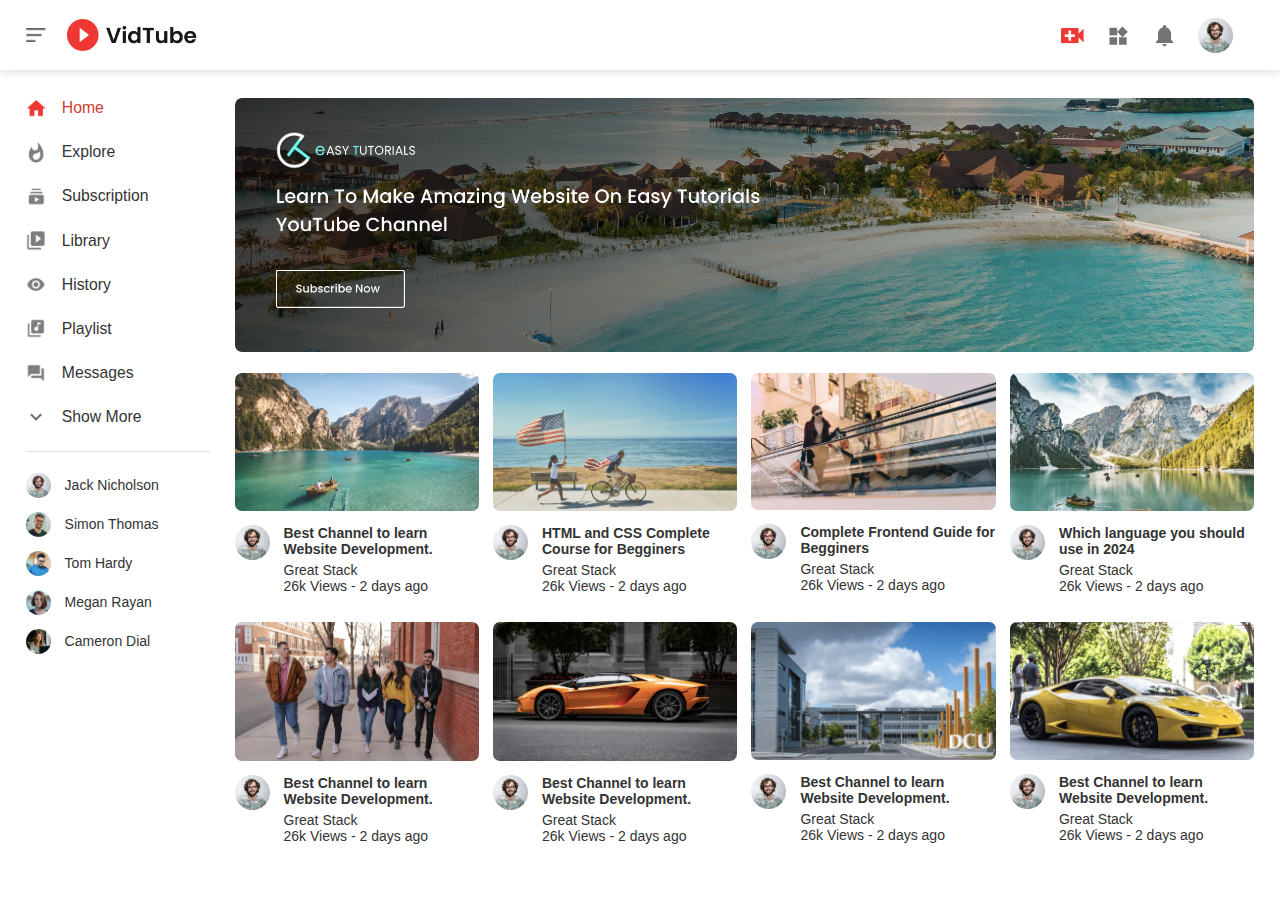
<file: index.html>
<!DOCTYPE html>
<html lang="en">
<head>
    <meta charset="UTF-8">
    <meta name="viewport" content="width=device-width, initial-scale=1.0">
    <title>Vidtube</title>
    <link rel="stylesheet" href="./assets/style.css">
</head>

    <!-- Navbar Starts -->

    <nav class="flex">

        <div class="nav-left">
            <ul class="flex">
                <li><a href="#"><img class="menu-icon" src="./images/menu.png" alt=""></a></li>
                <li><a href="./index.html"><img class="logo" src="./images/logo.png" alt=""></a></li>
            </ul>
        </div>

        <div class="nav-center flex">
            <div class="search-box flex">
                <input type="search" placeholder="Search...">
                <img src="./images/search.png" alt="">
            </div>
            <img src="./images/voice-search.png" class="voice-icon" alt="">
        </div>

        <div class="nav-right">
            <ul class="flex">
                <li><a href="#"><img src="./images/upload.png" alt=""></a></li>
                <li><a href="#"><img src="./images/more.png" alt=""></a></li>
                <li><a href="#"><img src="./images/notification.png" alt=""></a></li>
                <li><a href="#"><img src="./images/Jack.png" class="user-icon" alt=""></a></li>
            </ul>
        </div>

    </nav>

    <!-- Nav Ends Here -->

    <!-- Sidebar Statrts -->

    <main>

    <aside class="sidebar">

        <div class="shortcut-links">
            <ul>
                <li><a href="./index.html"><img src="./images/home.png" alt=""> <span>Home</span></a></li>
                <li><a href="./index.html"><img src="./images/explore.png" alt=""> <span>Explore</span></a></li>
                <li><a href="./index.html"><img src="./images/subscriprion.png" alt=""> <span>Subscription</span></a></li>
                <li><a href="./index.html"><img src="./images/library.png" alt=""> <span>Library</span></a></li>
                <li><a href="./index.html"><img src="./images/history.png" alt=""> <span>History</span></a></li>
                <li><a href="./index.html"><img src="./images/playlist.png" alt=""> <span>Playlist</span></a></li>
                <li><a href="./index.html"><img src="./images/messages.png" alt=""> <span>Messages</span></a></li>
                <li><a href="./index.html"><img src="./images/show-more.png" alt=""> <span>Show More</span></a></li>
            </ul>
            <hr>
        </div>

        <div class="subscribed-list">
            <a href="#"><img src="./images/Jack.png" alt=""><span>Jack Nicholson</span></a>
            <a href="#"><img src="./images/simon.png" alt=""><span>Simon Thomas</span></a>
            <a href="#"><img src="./images/tom.png" alt=""><span>Tom Hardy</span></a>
            <a href="#"><img src="./images/megan.png" alt=""><span>Megan Rayan</span></a>
            <a href="#"><img src="./images/cameron.png" alt=""><span>Cameron Dial</span></a>
        </div>

    </aside>

    <!-- Sidebar Ends -->

    <!-- Main Content -->

    <div class="main-content">

        <div class="banner"><img src="./images/banner.png" alt=""></div>

        <div class="videos-container">
            
            <div class="video-list">
                <div class="thumbnail"><a href="play-video.html"><img src="./images/thumbnail1.png" alt=""></a></div>
                <div class="video-info flex">
                    <div class="user-img"><img src="./images/Jack.png" alt=""></div>
                    <div class="video-text">
                        <a href="#">Best Channel to learn Website Development.</a>
                        <p>Great Stack</p>
                        <p>26k Views - 2 days ago</p>
                    </div>
                </div>
            </div>

            <div class="video-list">
                <div class="thumbnail"><a href="#"><img src="./images/thumbnail2.png" alt=""></a></div>
                <div class="video-info flex">
                    <div class="user-img"><img src="./images/Jack.png" alt=""></div>
                    <div class="video-text">
                        <a href="#">HTML and CSS Complete Course for Begginers</a>
                        <p>Great Stack</p>
                        <p>26k Views - 2 days ago</p>
                    </div>
                </div>
            </div>

            <div class="video-list">
                <div class="thumbnail"><a href="#"><img src="./images/thumbnail3.png" alt=""></a></div>
                <div class="video-info flex">
                    <div class="user-img"><img src="./images/Jack.png" alt=""></div>
                    <div class="video-text">
                        <a href="#">Complete Frontend Guide for Begginers</a>
                        <p>Great Stack</p>
                        <p>26k Views - 2 days ago</p>
                    </div>
                </div>
            </div>

            <div class="video-list">
                <div class="thumbnail"><a href="#"><img src="./images/thumbnail4.png" alt=""></a></div>
                <div class="video-info flex">
                    <div class="user-img"><img src="./images/Jack.png" alt=""></div>
                    <div class="video-text">
                        <a href="#">Which language you should use in 2024</a>
                        <p>Great Stack</p>
                        <p>26k Views - 2 days ago</p>
                    </div>
                </div>
            </div>

            <div class="video-list">
                <div class="thumbnail"><a href="#"><img src="./images/thumbnail5.png" alt=""></a></div>
                <div class="video-info flex">
                    <div class="user-img"><img src="./images/Jack.png" alt=""></div>
                    <div class="video-text">
                        <a href="#">Best Channel to learn Website Development.</a>
                        <p>Great Stack</p>
                        <p>26k Views - 2 days ago</p>
                    </div>
                </div>
            </div>

            <div class="video-list">
                <div class="thumbnail"><a href="#"><img src="./images/thumbnail6.png" alt=""></a></div>
                <div class="video-info flex">
                    <div class="user-img"><img src="./images/Jack.png" alt=""></div>
                    <div class="video-text">
                        <a href="#">Best Channel to learn Website Development.</a>
                        <p>Great Stack</p>
                        <p>26k Views - 2 days ago</p>
                    </div>
                </div>
            </div>

            <div class="video-list">
                <div class="thumbnail"><a href="#"><img src="./images/thumbnail7.png" alt=""></a></div>
                <div class="video-info flex">
                    <div class="user-img"><img src="./images/Jack.png" alt=""></div>
                    <div class="video-text">
                        <a href="#">Best Channel to learn Website Development.</a>
                        <p>Great Stack</p>
                        <p>26k Views - 2 days ago</p>
                    </div>
                </div>
            </div>

            <div class="video-list">
                <div class="thumbnail"><a href="#"><img src="./images/thumbnail8.png" alt=""></a></div>
                <div class="video-info flex">
                    <div class="user-img"><img src="./images/Jack.png" alt=""></div>
                    <div class="video-text">
                        <a href="#">Best Channel to learn Website Development.</a>
                        <p>Great Stack</p>
                        <p>26k Views - 2 days ago</p>
                    </div>
                </div>
            </div>

        </div>

    </div>

</main>

    <!-- Main Content Ends -->
    
<script src="./assets/script.js"></script>
</body>
</html>
</file>
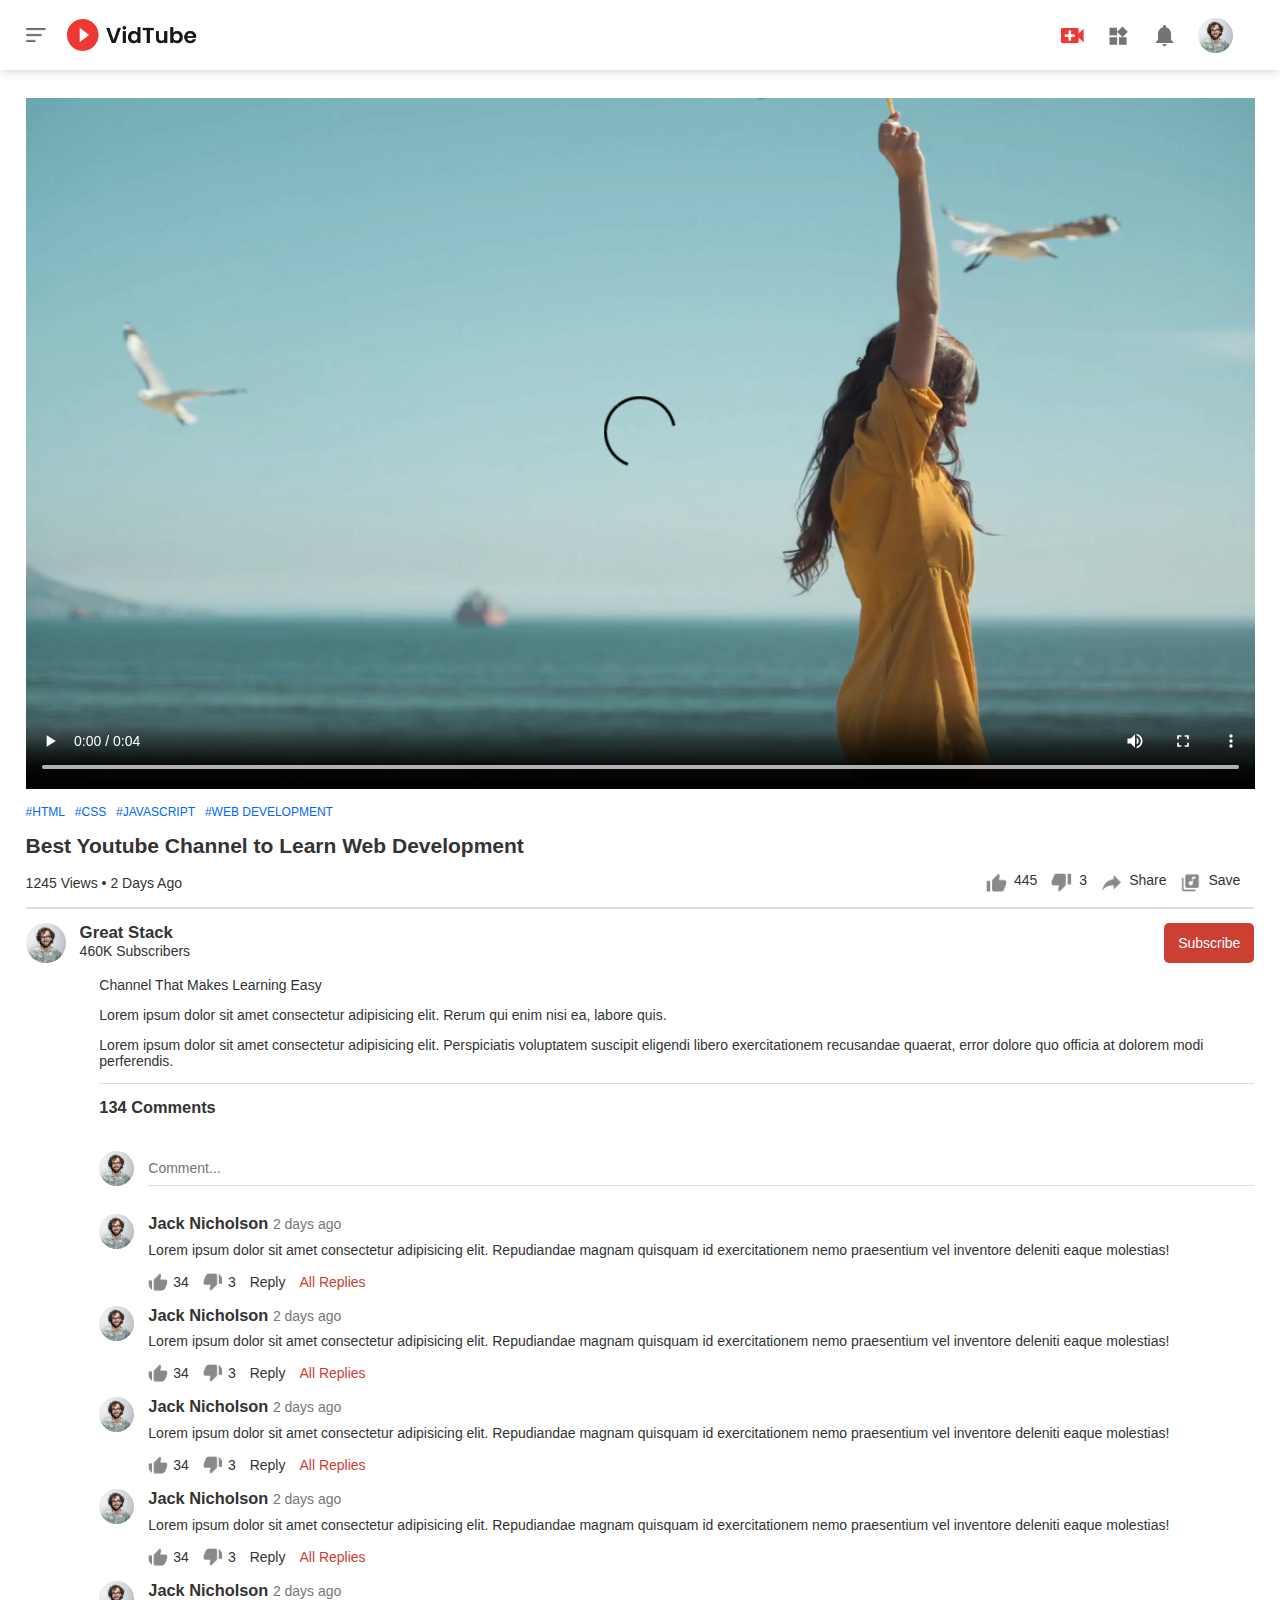
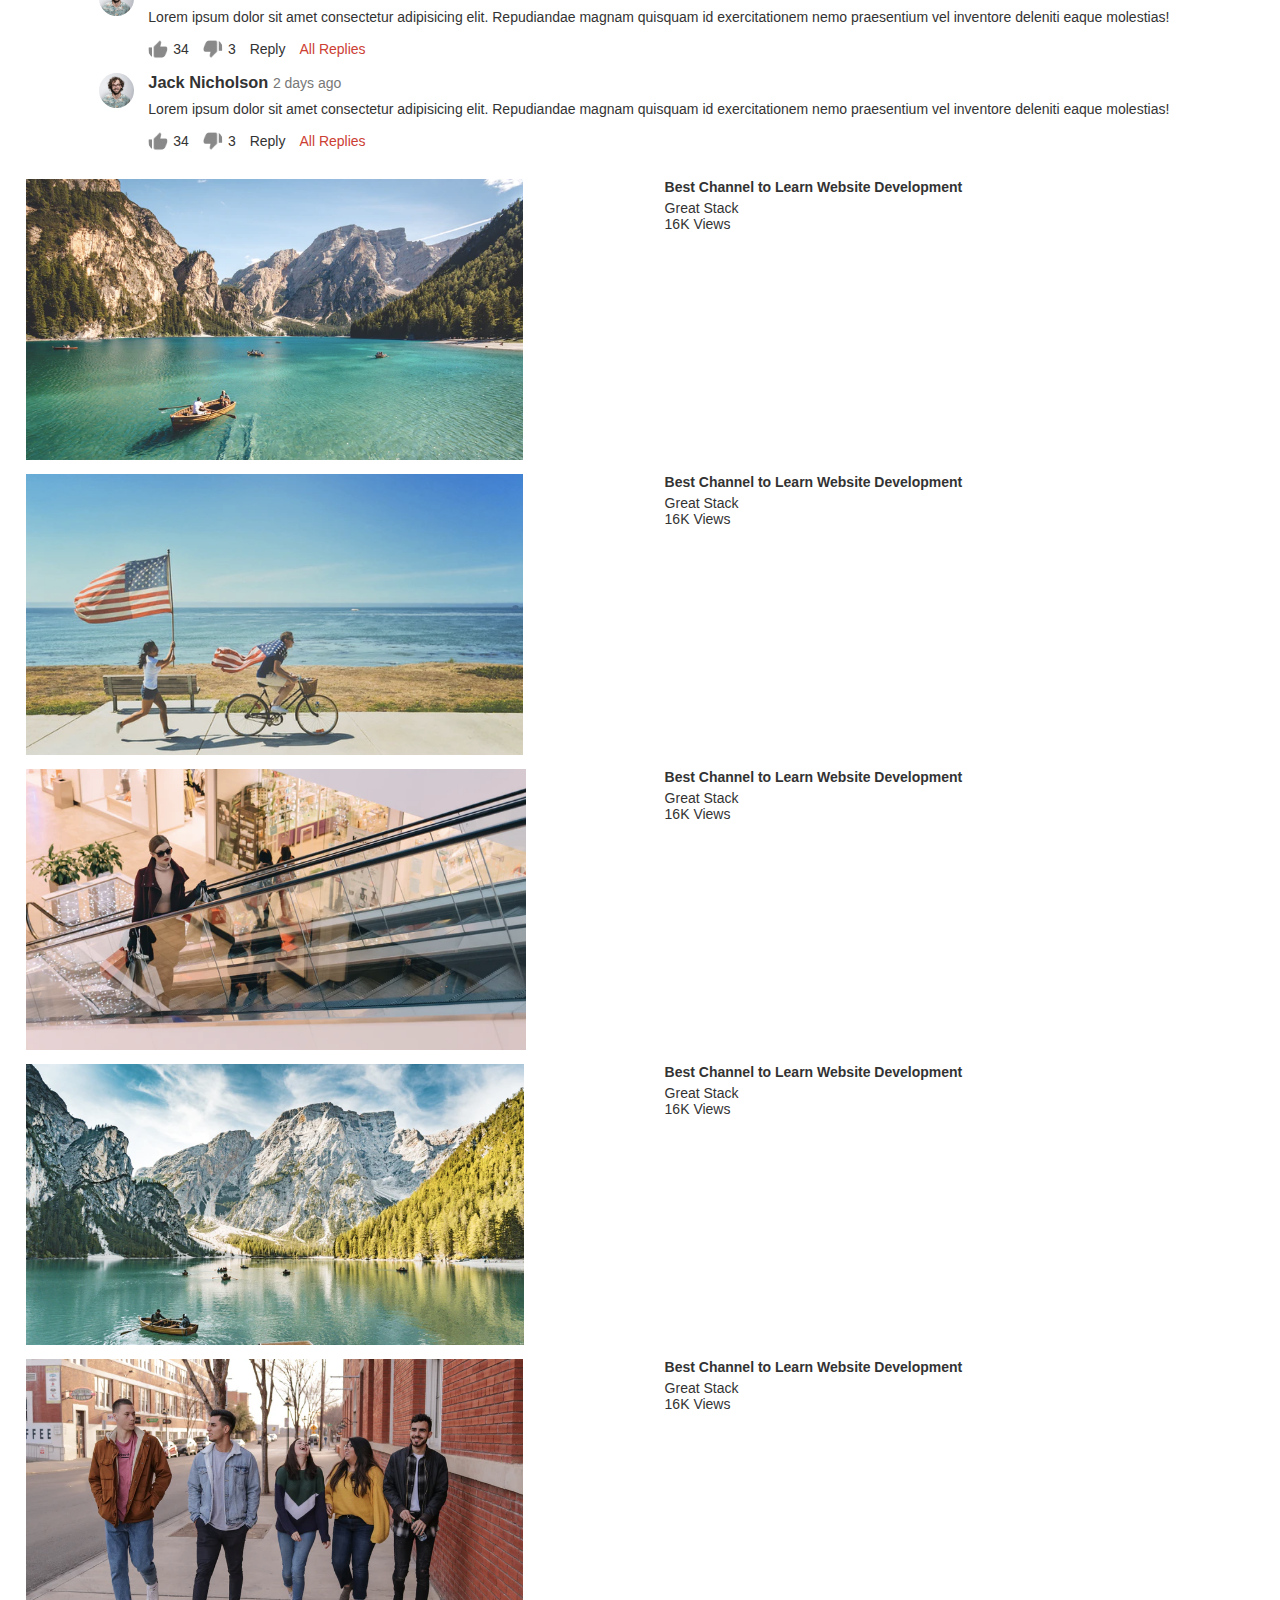
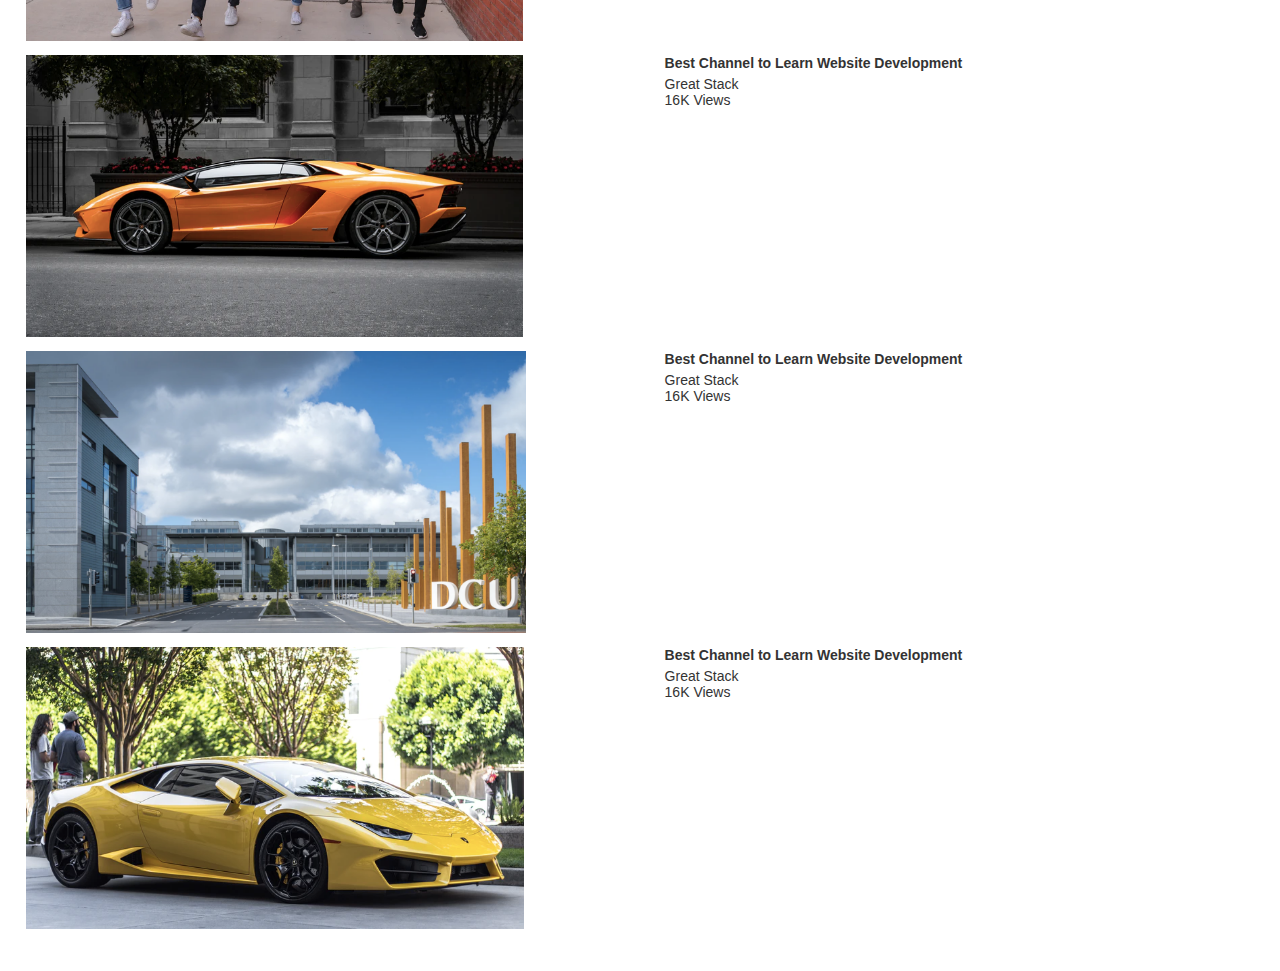
<file: play-video.html>
<!DOCTYPE html>
<html lang="en">
<head>
    <meta charset="UTF-8">
    <meta name="viewport" content="width=device-width, initial-scale=1.0">
    <title>Play Video - Vidtube</title>
    <link rel="stylesheet" href="./assets/style.css">
</head>

    <!-- Navbar Starts -->

    <nav class="flex">

        <div class="nav-left">
            <ul class="flex">
                <li><a href="#"><img class="menu-icon" src="./images/menu.png" alt=""></a></li>
                <li><a href="./index.html"><img class="logo" src="./images/logo.png" alt=""></a></li>
            </ul>
        </div>

        <div class="nav-center flex">
            <div class="search-box flex">
                <input type="search" placeholder="Search...">
                <img src="./images/search.png" alt="">
            </div>
            <img src="./images/voice-search.png" class="voice-icon" alt="">
        </div>

        <div class="nav-right">
            <ul class="flex">
                <li><a href="#"><img src="./images/upload.png" alt=""></a></li>
                <li><a href="#"><img src="./images/more.png" alt=""></a></li>
                <li><a href="#"><img src="./images/notification.png" alt=""></a></li>
                <li><a href="#"><img src="./images/Jack.png" class="user-icon" alt=""></a></li>
            </ul>
        </div>

    </nav>

    <!-- Nav Ends Here -->

<main class="play-content">

    <div class="left-container">
        
        <div class="play-video">
            <video controls>
                <source src="./images/video.mp4" type="video/mp4">
            </video>
        </div>

        <div class="video-tags">
            <a href="#">#HTML</a>
            <a href="#">#CSS</a>
            <a href="#">#JAVASCRIPT</a>
            <a href="#">#WEB DEVELOPMENT</a>
        </div>

        <h2>Best Youtube Channel to Learn Web Development</h2>

        <div class="play-video-info">

            <div class="video-views">
                <p>1245 Views &bull; 2 Days Ago</p>
            </div>

            <div class="video-actions">
                <a href="#"><img src="./images/like.png" alt=""> 445</a>
                <a href="#"><img src="./images/dislike.png" alt=""> 3</a>
                <a href="#"><img src="./images/share.png" alt=""> Share</a>
                <a href="#"><img src="./images/save.png" alt=""> Save</a>
            </div>

        </div>

        <hr>

        <div class="publisher">
            <div class="publisher-img"><img src="./images/Jack.png" alt=""></div>
            <div class="publisher-text">
                <p>Great Stack</p>
                <span>460K Subscribers</span>
            </div>
            <button>Subscribe</button>
        </div>

        <div class="video-description">
            <p>Channel That Makes Learning Easy</p>
            <p>Lorem ipsum dolor sit amet consectetur adipisicing elit. Rerum qui enim nisi ea, labore quis.</p>
            <p>Lorem ipsum dolor sit amet consectetur adipisicing elit. Perspiciatis voluptatem suscipit eligendi libero exercitationem recusandae quaerat, error dolore quo officia at dolorem modi perferendis.</p>

            <hr>

            <h3>134 Comments</h3>

            <div class="add-comment">
                <div class="comment-user"><img src="./images/Jack.png" alt=""></div>
                <div class="comment-form">
                    <input type="text" placeholder="Comment...">
                </div>
            </div>

            <div class="old-comments">
                <div class="old-img"><img src="./images/Jack.png" alt=""></div>
                <div class="old-text">
                    <h3>Jack Nicholson <span>2 days ago</span></h3>
                    <p>Lorem ipsum dolor sit amet consectetur adipisicing elit. Repudiandae magnam quisquam id exercitationem nemo praesentium vel inventore deleniti eaque molestias!</p>
                    <div class="comment-actions">
                        <a href="#"><img src="./images/like.png" alt=""> 34</a>
                        <a href="#"><img src="./images/dislike.png" alt=""> 3</a>
                        <a href="#">Reply</a>
                        <a href="#" class="all-replies">All Replies</a>
                    </div>
                </div>
            </div>

            <div class="old-comments">
                <div class="old-img"><img src="./images/Jack.png" alt=""></div>
                <div class="old-text">
                    <h3>Jack Nicholson <span>2 days ago</span></h3>
                    <p>Lorem ipsum dolor sit amet consectetur adipisicing elit. Repudiandae magnam quisquam id exercitationem nemo praesentium vel inventore deleniti eaque molestias!</p>
                    <div class="comment-actions">
                        <a href="#"><img src="./images/like.png" alt=""> 34</a>
                        <a href="#"><img src="./images/dislike.png" alt=""> 3</a>
                        <a href="#">Reply</a>
                        <a href="#" class="all-replies">All Replies</a>
                    </div>
                </div>
            </div>


            <div class="old-comments">
                <div class="old-img"><img src="./images/Jack.png" alt=""></div>
                <div class="old-text">
                    <h3>Jack Nicholson <span>2 days ago</span></h3>
                    <p>Lorem ipsum dolor sit amet consectetur adipisicing elit. Repudiandae magnam quisquam id exercitationem nemo praesentium vel inventore deleniti eaque molestias!</p>
                    <div class="comment-actions">
                        <a href="#"><img src="./images/like.png" alt=""> 34</a>
                        <a href="#"><img src="./images/dislike.png" alt=""> 3</a>
                        <a href="#">Reply</a>
                        <a href="#" class="all-replies">All Replies</a>
                    </div>
                </div>
            </div>


            <div class="old-comments">
                <div class="old-img"><img src="./images/Jack.png" alt=""></div>
                <div class="old-text">
                    <h3>Jack Nicholson <span>2 days ago</span></h3>
                    <p>Lorem ipsum dolor sit amet consectetur adipisicing elit. Repudiandae magnam quisquam id exercitationem nemo praesentium vel inventore deleniti eaque molestias!</p>
                    <div class="comment-actions">
                        <a href="#"><img src="./images/like.png" alt=""> 34</a>
                        <a href="#"><img src="./images/dislike.png" alt=""> 3</a>
                        <a href="#">Reply</a>
                        <a href="#" class="all-replies">All Replies</a>
                    </div>
                </div>
            </div>

            <div class="old-comments">
                <div class="old-img"><img src="./images/Jack.png" alt=""></div>
                <div class="old-text">
                    <h3>Jack Nicholson <span>2 days ago</span></h3>
                    <p>Lorem ipsum dolor sit amet consectetur adipisicing elit. Repudiandae magnam quisquam id exercitationem nemo praesentium vel inventore deleniti eaque molestias!</p>
                    <div class="comment-actions">
                        <a href="#"><img src="./images/like.png" alt=""> 34</a>
                        <a href="#"><img src="./images/dislike.png" alt=""> 3</a>
                        <a href="#">Reply</a>
                        <a href="#" class="all-replies">All Replies</a>
                    </div>
                </div>
            </div>


            <div class="old-comments">
                <div class="old-img"><img src="./images/Jack.png" alt=""></div>
                <div class="old-text">
                    <h3>Jack Nicholson <span>2 days ago</span></h3>
                    <p>Lorem ipsum dolor sit amet consectetur adipisicing elit. Repudiandae magnam quisquam id exercitationem nemo praesentium vel inventore deleniti eaque molestias!</p>
                    <div class="comment-actions">
                        <a href="#"><img src="./images/like.png" alt=""> 34</a>
                        <a href="#"><img src="./images/dislike.png" alt=""> 3</a>
                        <a href="#">Reply</a>
                        <a href="#" class="all-replies">All Replies</a>
                    </div>
                </div>
            </div>

        </div>

    </div>

    <aside class="right-container">

        <div class="side-video-list">
            <div class="side-thumb"><a href="#"><img src="./images/thumbnail1.png" alt=""></a></div>
            <div class="side-info">
                <p><a href="#">Best Channel to Learn Website Development</a></p>
                <p>Great Stack</p>
                <span>16K Views</span>
            </div>
        </div>

        <div class="side-video-list">
            <div class="side-thumb"><a href="#"><img src="./images/thumbnail2.png" alt=""></a></div>
            <div class="side-info">
                <p><a href="#">Best Channel to Learn Website Development</a></p>
                <p>Great Stack</p>
                <span>16K Views</span>
            </div>
        </div>

        <div class="side-video-list">
            <div class="side-thumb"><a href="#"><img src="./images/thumbnail3.png" alt=""></a></div>
            <div class="side-info">
                <p><a href="#">Best Channel to Learn Website Development</a></p>
                <p>Great Stack</p>
                <span>16K Views</span>
            </div>
        </div>

        <div class="side-video-list">
            <div class="side-thumb"><a href="#"><img src="./images/thumbnail4.png" alt=""></a></div>
            <div class="side-info">
                <p><a href="#">Best Channel to Learn Website Development</a></p>
                <p>Great Stack</p>
                <span>16K Views</span>
            </div>
        </div>

        <div class="side-video-list">
            <div class="side-thumb"><a href="#"><img src="./images/thumbnail5.png" alt=""></a></div>
            <div class="side-info">
                <p><a href="#">Best Channel to Learn Website Development</a></p>
                <p>Great Stack</p>
                <span>16K Views</span>
            </div>
        </div>

        <div class="side-video-list">
            <div class="side-thumb"><a href="#"><img src="./images/thumbnail6.png" alt=""></a></div>
            <div class="side-info">
                <p><a href="#">Best Channel to Learn Website Development</a></p>
                <p>Great Stack</p>
                <span>16K Views</span>
            </div>
        </div>

        <div class="side-video-list">
            <div class="side-thumb"><a href="#"><img src="./images/thumbnail7.png" alt=""></a></div>
            <div class="side-info">
                <p><a href="#">Best Channel to Learn Website Development</a></p>
                <p>Great Stack</p>
                <span>16K Views</span>
            </div>
        </div>

        <div class="side-video-list">
            <div class="side-thumb"><a href="#"><img src="./images/thumbnail8.png" alt=""></a></div>
            <div class="side-info">
                <p><a href="#">Best Channel to Learn Website Development</a></p>
                <p>Great Stack</p>
                <span>16K Views</span>
            </div>
        </div>

    </aside>

</main>

    <!-- Main Content Ends -->
    
<script src="./assets/script.js"></script>
</body>
</html>
</file>
<file: assets/style.css>
*,*::before,
*::after{
    margin: 0;
    padding: 0;
    box-sizing: border-box;
}
:root{
    --hue: 5;
    --main-color: hsl(var(--hue), 60%, 50%);
    --main-light: hsl(var(--hue), 50%, 80%);
    --main-dark: hsl(var(--hue), 50%, 20%);
    --nav-bg: var(--main-color);
    --text-color: #333;
    --light-color: #fff;
    --light-grey: #ddd;
    --grey-color: #777;
    --body-bg: #efefef;
}
.dark-theme{
    --main-color: hsl(var(--hue), 50%, 80%);
    --nav-bg: #333;
    --text-color: #ddd;
    --light-color: #333;
    --light-grey: #666;
    --grey-color: #ccc;
    --body-bg: #444;
}
html{
    scroll-behavior: smooth;
    font-size: 14px;
}
body{
    font-family: "Poppins", sans-serif;
    font-size: 1rem;
    font-weight: 400;
    color: var(--text-color);
    background: var(--light-color);
    height: 100%;
    overflow-x: hidden;
}
img{
    max-width: 100%;
    display: block;
    vertical-align: middle;
    object-fit: cover;
    cursor: pointer;
}
video{
    max-width: 100%;
    display: block;
}
a{
    color: inherit;
    text-decoration: none;
}
a:hover,
a:focus,
a:active{
    opacity: .8;
}
ol,ul{
    list-style: none;
}
h1,h2,h3,h4,h5,h6{
    line-height: 1.2;
    color: var(--text-color);
}
input,textarea,
select,button{
    font: inherit;
}
input[type='text'],
input[type='email'],
input[type='password'],
input[type='search'],
input[type='number']{
    min-height: 2.5em;
    padding: .5em;
    width: 100%;
    border: 1px solid var(--light-grey);
    outline: none;
}
input:focus{
    border-color: var(--grey-color);
}
textarea{
    min-height: 5rem;
    border: 1px solid var(--light-grey);
    width: 100%;
    padding: .5em;
    outline: none;
    resize: vertical;
}
textarea:focus{
    border-color: var(--grey-color);
    border-radius: 5px;
}
button,
.btn,input[type='submit']{
    border: none;
    background: var(--light-color);
    display: inline-block;
    padding: .5em 1em;
    cursor: pointer;
    color: inherit;
}
hr{
    border: none;
    height: 1px;
    width: 100%;
    background: var(--grey-color);
}
/* Defaults Etc End */

/* Navbar Starts */

.flex{
    display: flex;
    align-items: center;
}
nav{
    justify-content: space-between;
    background: var(--light-color);
    height: 70px;
    box-shadow: 0 0 10px rgba(0,0,0,0.2);
    padding: 0 2%;
    position: sticky;
    top: 0;
    z-index: 99;
}
.nav-left .menu-icon{
    width: 20px;
    margin-right: 1.5em;
}
.nav-left .logo{
    width: 130px;
}
.nav-right img{
    width: 25px;
    margin-right: 1.5em;
}
.nav-right .user-icon{
    width: 35px;
    border-radius: 50%;
}
.nav-center .voice-icon{
    width: 1em;
}
.nav-center .search-box{
    border: 1px solid var(--light-grey);
    padding: 2px 1em;
    border-radius: 2em;
    margin-right: 1em;
}
.search-box input{
    border: none;
    min-width: 400px;
}
.search-box img{
    width: 1.2em;
}

/* Navbar Ends */

/* Sidebar Starts */

main{
    display: flex;
    justify-content: space-between;
    padding: 2em 2% 0;
}

.sidebar{
    background: var(--light-color);
    position: sticky;
    top: 0;
    flex-basis: 15%;
}
.shortcut-links hr{
    border: 0;
    border-bottom: 1px solid var(--light-grey);
}
.shortcut-links a img{
    width: 1.3em;
    margin-right: 1em;
}
.shortcut-links a{
    display: flex;
    align-items: center;
    margin-bottom: 1.5em;
    font-size: 1.125rem;
    width: fit-content;
}
.shortcut-links ul li:first-child a{
    color: var(--main-color);
}
.subscribed-list{
    margin-top: 1.5em;
}
.subscribed-list a{
    display: flex;
    align-items: center;
    margin: 1em 0;
}
.subscribed-list a img{
    width: 25px;
    border-radius: 50%;
    margin-right: 1em;
}
.small-sidebar{
    flex-basis: 5%;
    overflow: hidden;
}
.small-sidebar a p,
.small-sidebar a span{
    display: none;
}
.small-sidebar hr{
    width: 50%;
}

/* Sidebar Ends */

/* Main Content */

.main-content{
    flex-basis: 83%;
}
.main-increase{
    flex-basis: 95%;
}
.banner{
    margin-bottom: 1.5em;
}
.banner img{
    border-radius: .5em;
}
.videos-container{
    display: grid;
    grid-template-columns: repeat(4, 1fr);
    grid-column-gap: 1em;
    grid-row-gap: 2em;
    padding-bottom: 2em;
}
.video-list .thumbnail{
    border-radius: .5em;
    overflow: hidden;
}
.video-list .video-info{
    align-items: flex-start;
    margin-top: 1em;
}
.video-info .user-img{
    width: 2.5em;
    margin-right: 1em;
}
.video-info .user-img img{
    width: 2.5em;
    border-radius: 50%;
}
.video-info .video-text{
    flex: 1;
}
.video-text a{
    font-weight: 600;
    display: block;
    margin-bottom: 5px;
}

/* Video Play Page */

.play-content{
    display: flex;
    justify-content: space-between;
    padding: 2em 2%;
}
.play-content .left-container{
    flex-basis: 70%;
}
.play-content .right-container{
    flex-basis: 29%;
}
.side-video-list{
    display: flex;
    justify-content: space-between;
    margin-bottom: 1em;
}
.side-thumb{
    flex-basis: 50%;
}
.side-info{
    flex-basis: 48%;
}
.side-info p a{
    font-weight: 600;
    color: var(--text-color);
}
.side-info p:nth-child(2){
    margin-top: 5px;
}
.video-tags{
    margin: 1em 0;
}
.video-tags a{
    color: #0066ff;
    display: inline-block;
    margin-right: .5em;
    font-size: 12px;
}
.play-video-info{
    display: flex;
    align-items: center;
    justify-content: space-between;
    margin: 1em 0;
}
.video-actions{
    display: flex;
    align-items: center;
}
.video-actions a{
    display: flex;
    margin-right: 1em;
}
.video-actions a img{
    width: 1.5em;
    margin-right: .5em;
}
.left-container hr{
    border: 0;
    border-bottom: 2px solid var(--light-grey);
    margin: 1em 0;
}
.publisher{
    display: flex;
}
.publisher-img img{
    width: 40px;
    border-radius: 50%;
    margin-right: 1em;
}
.publisher-text{
    flex: 1;
}
.publisher-text p{
    font-weight: 600;
    font-size: 1.2em;
}
.publisher button{
    background: var(--main-color);
    color: var(--light-color);
    border-radius: 5px;
}
.video-description{
    margin: 1em 0;
    padding-left: 6%;
}
.video-description p{
    margin-bottom: 1em;
}
.video-description hr{
    border-bottom: 1px solid var(--light-grey);
}
.video-description h3{
    margin-bottom: 2em;
}
.add-comment{
    display: flex;
    align-items: center;
    margin-bottom: 2em;
}
.add-comment img{
    width: 35px;
    border-radius: 50%;
    margin-right: 1em;
}
.add-comment .comment-form{
    flex: 1;
}
.add-comment input{
    padding: 0;
    border: none;
    border-bottom: 1px solid var(--light-grey);
    flex: 1;
}
.old-comments{
    display: flex;
    margin-bottom: 1em;
}
.old-comments h3 span{
    font-size: 14px;
    color: var(--grey-color);
    font-weight: 400;
}
.old-comments img{
    width: 35px;
    border-radius: 50%;
}
.old-comments .old-img{
    margin-right: 1em;
}
.old-comments .old-text{
    flex: 1;
}
.old-comments h3{
    margin-bottom: .5em;
}
.comment-actions{
    display: flex;
    align-items: center;
}
.comment-actions a{
    display: flex;
    align-items: center;
    margin-right: 1em;
}
.comment-actions img{
    width: 20px;
    margin-right: 5px;
}
.all-replies{
    color: var(--main-color);
}

/* Video Play Page Ends */

/* Main Content Ends */

/* Media Queries */

@media only screen and (max-width: 900px){
    .sidebar{
        flex-basis: 0%;
        overflow: hidden;
    }
    .main-content{
        flex-basis: 100%;
    }
    /* .videos-container{ */
        grid-template-columns: repeat(3, 1fr);
    }
    .search-box,
    .voice-icon{
        display: none;
    }
    .play-content{
        flex-direction: column;
    }
    .right-container{
        margin-top: 1em;
    }
    .video-description{
    }
}

@media only screen and (max-width: 768px){
    .videos-container{
        grid-template-columns: repeat(2, 1fr);
    }
}

@media only screen and (max-width: 550px){
    .videos-container{
        grid-template-columns: 1fr;
    }
}

/* Media Queries End */
</file>
